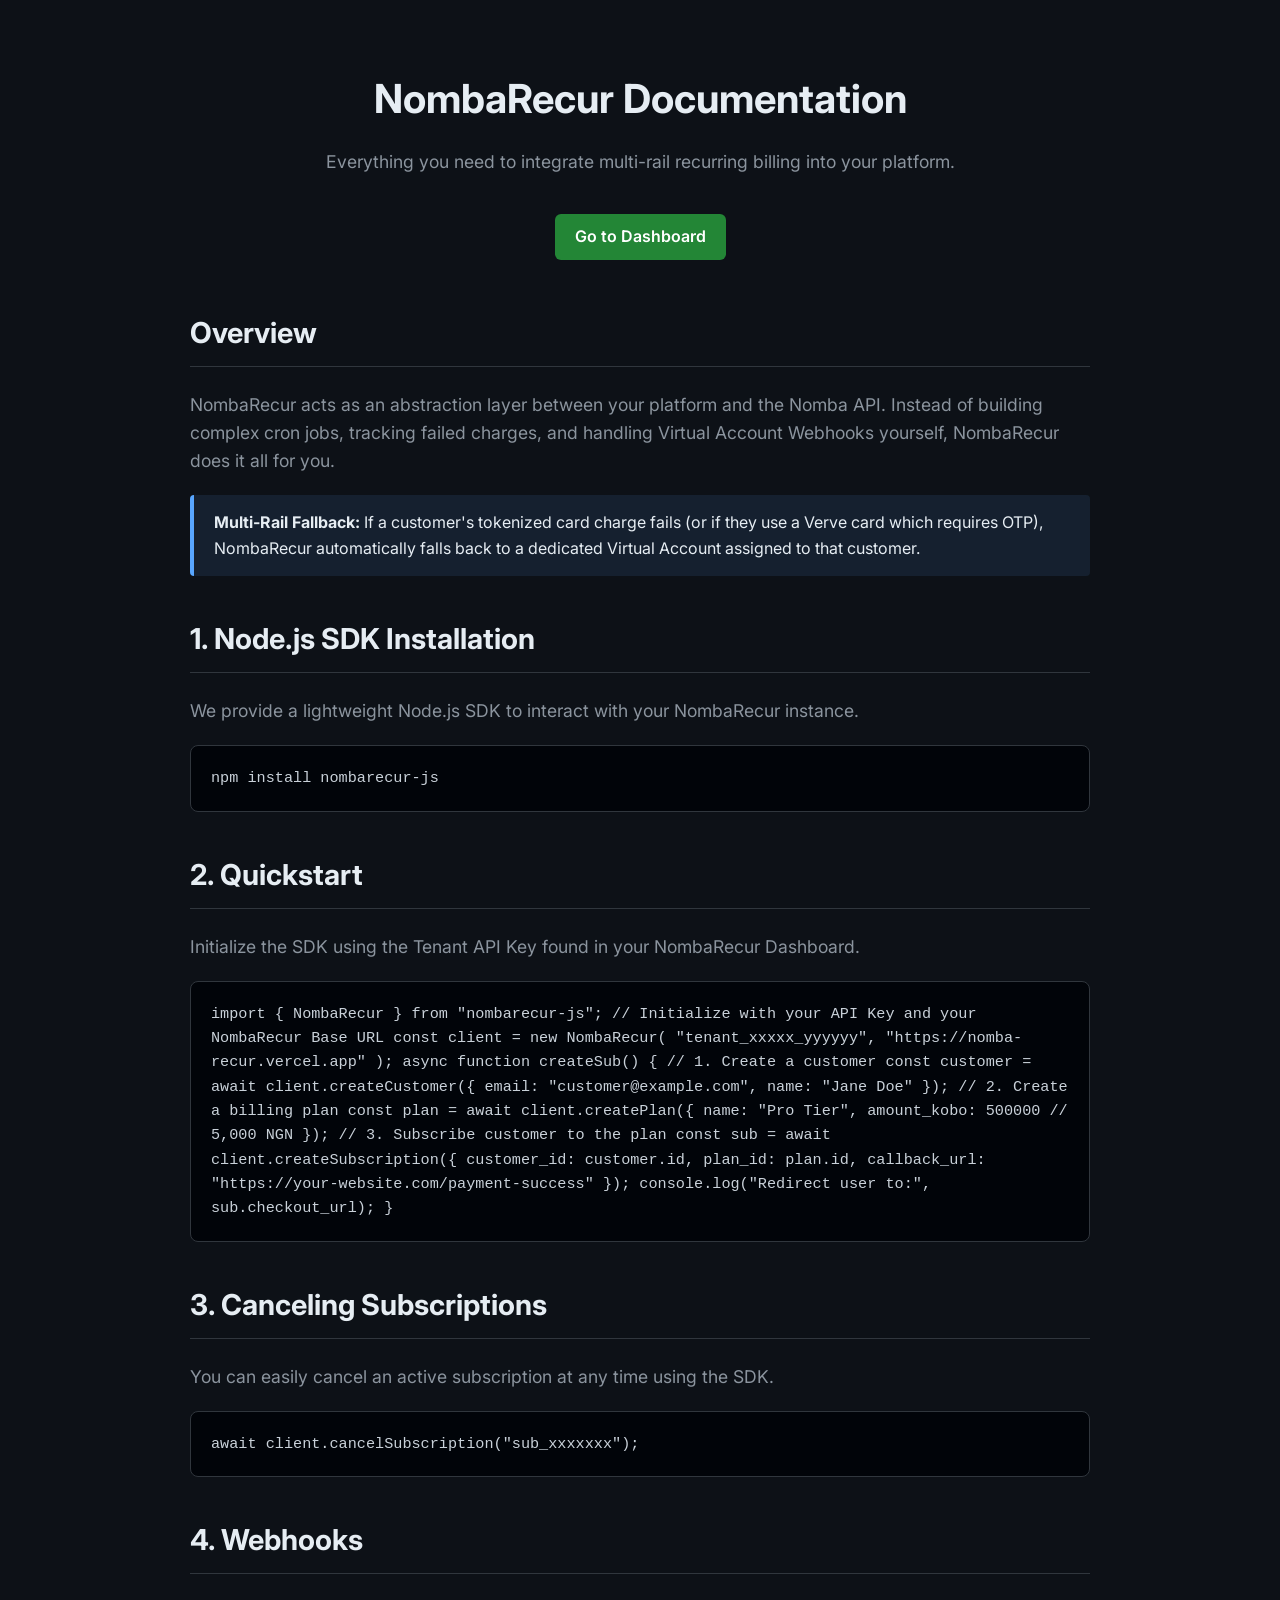
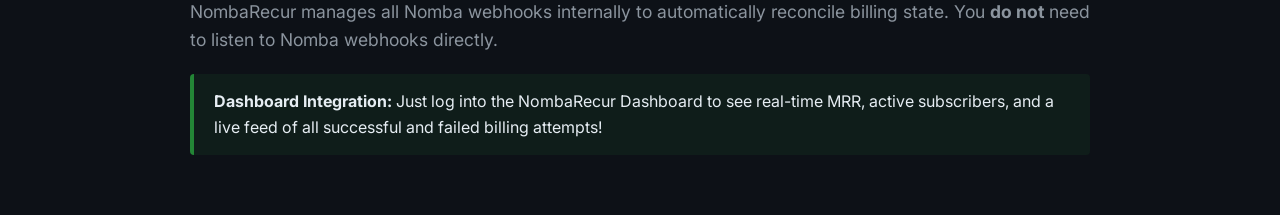
<file: static/docs.html>
<!DOCTYPE html>
<html lang="en">
<head>
    <meta charset="UTF-8">
    <meta name="viewport" content="width=device-width, initial-scale=1.0">
    <title>NombaRecur - Developer Documentation</title>
    <link href="https://fonts.googleapis.com/css2?family=Inter:wght@300;400;500;600;700&display=swap" rel="stylesheet">
    <style>
        :root {
            --bg-color: #0d1117;
            --text-primary: #e6edf3;
            --text-secondary: #8b949e;
            --border-color: #30363d;
            --accent-color: #58a6ff;
            --success-color: #238636;
            --card-bg: #161b22;
        }

        body {
            font-family: 'Inter', sans-serif;
            background-color: var(--bg-color);
            color: var(--text-primary);
            line-height: 1.6;
            margin: 0;
            padding: 0;
        }

        .container {
            max-width: 900px;
            margin: 0 auto;
            padding: 40px 20px;
        }

        header {
            text-align: center;
            margin-bottom: 50px;
        }

        h1 {
            font-size: 2.5rem;
            margin-bottom: 10px;
        }

        h2 {
            font-size: 1.8rem;
            border-bottom: 1px solid var(--border-color);
            padding-bottom: 10px;
            margin-top: 40px;
        }

        h3 {
            font-size: 1.3rem;
            color: var(--accent-color);
            margin-top: 30px;
        }

        p {
            color: var(--text-secondary);
            font-size: 1.1rem;
        }

        .code-block {
            background-color: #010409;
            border: 1px solid var(--border-color);
            border-radius: 8px;
            padding: 20px;
            overflow-x: auto;
            font-family: monospace;
            font-size: 0.95rem;
            color: #c9d1d9;
            margin: 20px 0;
        }

        .alert {
            background-color: rgba(88, 166, 255, 0.1);
            border-left: 4px solid var(--accent-color);
            padding: 15px 20px;
            border-radius: 4px;
            margin: 20px 0;
            color: var(--text-primary);
        }

        .alert-success {
            background-color: rgba(35, 134, 54, 0.1);
            border-left: 4px solid var(--success-color);
        }

        a {
            color: var(--accent-color);
            text-decoration: none;
        }

        a:hover {
            text-decoration: underline;
        }

        ul {
            color: var(--text-secondary);
        }

        li {
            margin-bottom: 8px;
        }

        .btn {
            display: inline-block;
            background-color: var(--success-color);
            color: white;
            padding: 10px 20px;
            border-radius: 6px;
            font-weight: 600;
            margin-top: 20px;
            transition: opacity 0.2s;
        }

        .btn:hover {
            opacity: 0.9;
            text-decoration: none;
        }
    </style>
</head>
<body>
    <div class="container">
        <header>
            <h1>NombaRecur Documentation</h1>
            <p>Everything you need to integrate multi-rail recurring billing into your platform.</p>
            <a href="/v1/portal/login" class="btn">Go to Dashboard</a>
        </header>

        <section>
            <h2>Overview</h2>
            <p>NombaRecur acts as an abstraction layer between your platform and the Nomba API. Instead of building complex cron jobs, tracking failed charges, and handling Virtual Account Webhooks yourself, NombaRecur does it all for you.</p>
            
            <div class="alert">
                <strong>Multi-Rail Fallback:</strong> If a customer's tokenized card charge fails (or if they use a Verve card which requires OTP), NombaRecur automatically falls back to a dedicated Virtual Account assigned to that customer.
            </div>
        </section>

        <section>
            <h2>1. Node.js SDK Installation</h2>
            <p>We provide a lightweight Node.js SDK to interact with your NombaRecur instance.</p>
            <div class="code-block">
npm install nombarecur-js
            </div>
        </section>

        <section>
            <h2>2. Quickstart</h2>
            <p>Initialize the SDK using the Tenant API Key found in your NombaRecur Dashboard.</p>
            
            <div class="code-block">
import { NombaRecur } from "nombarecur-js";

// Initialize with your API Key and your NombaRecur Base URL
const client = new NombaRecur(
    "tenant_xxxxx_yyyyyy", 
    "https://nomba-recur.vercel.app"
);

async function createSub() {
    // 1. Create a customer
    const customer = await client.createCustomer({
        email: "customer@example.com",
        name: "Jane Doe"
    });
    
    // 2. Create a billing plan
    const plan = await client.createPlan({
        name: "Pro Tier",
        amount_kobo: 500000 // 5,000 NGN
    });
    
    // 3. Subscribe customer to the plan
    const sub = await client.createSubscription({
        customer_id: customer.id,
        plan_id: plan.id,
        callback_url: "https://your-website.com/payment-success"
    });
    
    console.log("Redirect user to:", sub.checkout_url);
}
            </div>
        </section>

        <section>
            <h2>3. Canceling Subscriptions</h2>
            <p>You can easily cancel an active subscription at any time using the SDK.</p>
            <div class="code-block">
await client.cancelSubscription("sub_xxxxxxx");
            </div>
        </section>

        <section>
            <h2>4. Webhooks</h2>
            <p>NombaRecur manages all Nomba webhooks internally to automatically reconcile billing state. You <strong>do not</strong> need to listen to Nomba webhooks directly.</p>
            <div class="alert alert-success">
                <strong>Dashboard Integration:</strong> Just log into the NombaRecur Dashboard to see real-time MRR, active subscribers, and a live feed of all successful and failed billing attempts!
            </div>
        </section>
    </div>
</body>
</html>
</file>
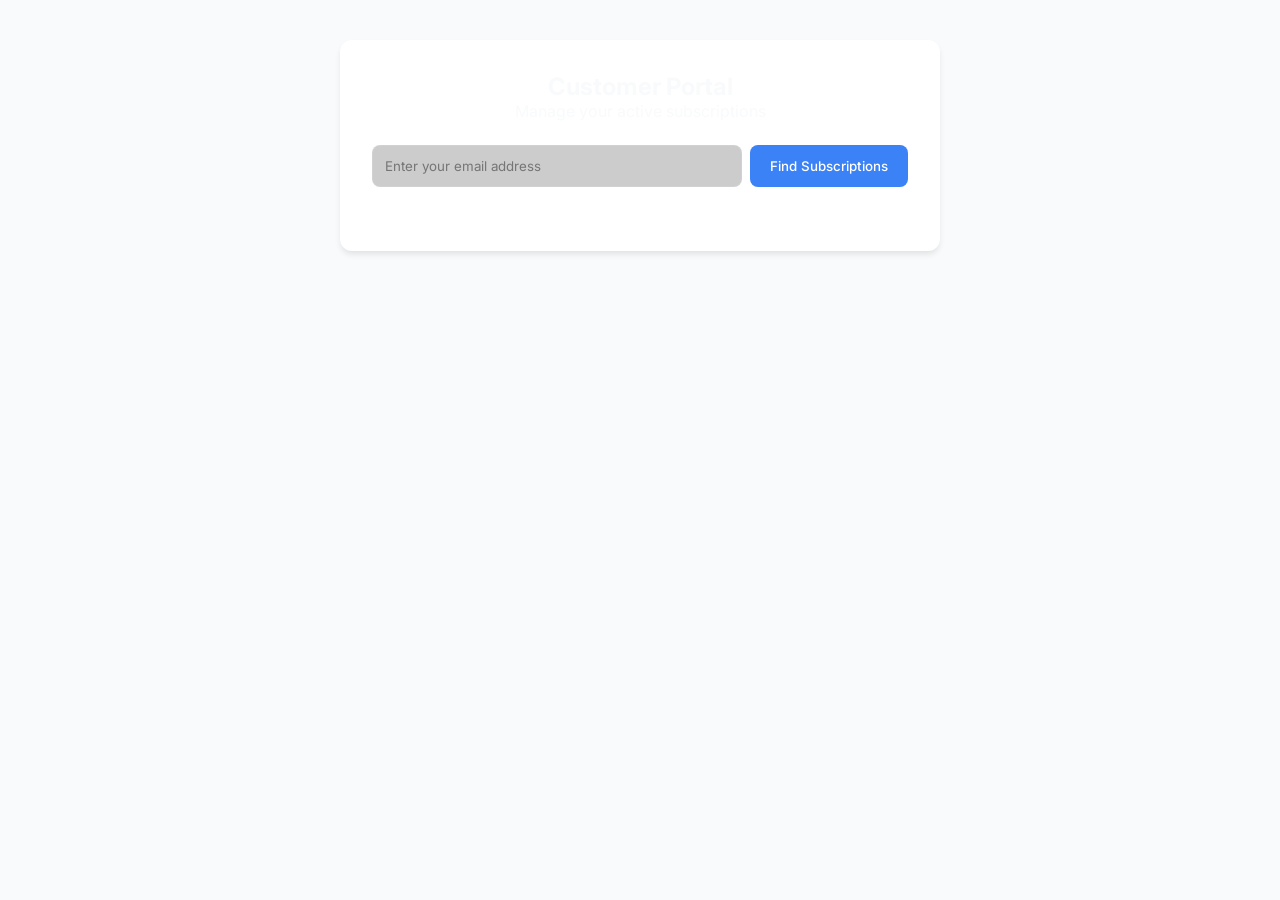
<file: static/portal.html>
<!DOCTYPE html>
<html lang="en">
<head>
    <meta charset="UTF-8">
    <meta name="viewport" content="width=device-width, initial-scale=1.0">
    <title>Customer Portal - NombaRecur</title>
    <link rel="stylesheet" href="/static/styles.css">
    <link href="https://fonts.googleapis.com/css2?family=Inter:wght@300;400;500;600;700&display=swap" rel="stylesheet">
    <style>
        body { background: #f8fafc; display: flex; justify-content: center; align-items: flex-start; min-height: 100vh; padding-top: 40px; }
        .portal-container { width: 100%; max-width: 600px; background: white; border-radius: 12px; box-shadow: 0 4px 6px -1px rgba(0, 0, 0, 0.1); padding: 32px; }
        .text-center { text-align: center; }
        .mt-4 { margin-top: 24px; }
        .sub-card { border: 1px solid var(--border-color); border-radius: 8px; padding: 16px; margin-bottom: 12px; }
        .sub-card.canceled { opacity: 0.6; }
    </style>
</head>
<body>
    <div class="portal-container">
        <div class="text-center" style="margin-bottom: 24px;">
            <h2>Customer Portal</h2>
            <p class="text-muted">Manage your active subscriptions</p>
        </div>

        <form id="loginForm" style="display: flex; gap: 8px; margin-bottom: 32px;">
            <input type="email" id="emailInput" placeholder="Enter your email address" required style="flex: 1;">
            <button type="submit" class="btn primary">Find Subscriptions</button>
        </form>

        <div id="loading" class="text-center text-muted hidden">Loading...</div>
        
        <div id="subsContainer"></div>
    </div>

    <script>
        const loginForm = document.getElementById('loginForm');
        const emailInput = document.getElementById('emailInput');
        const subsContainer = document.getElementById('subsContainer');
        const loading = document.getElementById('loading');
        let currentEmail = '';

        loginForm.addEventListener('submit', async (e) => {
            e.preventDefault();
            currentEmail = emailInput.value.trim();
            if(!currentEmail) return;
            
            subsContainer.innerHTML = '';
            loading.classList.remove('hidden');
            
            try {
                const res = await fetch(`/v1/portal/subscriptions?email=${encodeURIComponent(currentEmail)}`);
                const data = await res.json();
                loading.classList.add('hidden');
                
                if (data.length === 0) {
                    subsContainer.innerHTML = '<p class="text-center text-muted">No subscriptions found for this email.</p>';
                    return;
                }
                
                renderSubs(data);
            } catch (err) {
                loading.classList.add('hidden');
                subsContainer.innerHTML = '<p class="text-center" style="color:#ef4444;">Failed to load subscriptions.</p>';
            }
        });

        function renderSubs(subs) {
            subsContainer.innerHTML = subs.map(s => {
                const isCanceled = s.status === 'canceled';
                const btn = isCanceled 
                    ? `<span class="badge">Canceled</span>`
                    : `<button class="btn btn-danger" onclick="cancelSub('${s.id}')">Cancel Subscription</button>`;
                
                return `
                <div class="sub-card ${isCanceled ? 'canceled' : ''}">
                    <div style="display:flex; justify-content:space-between; align-items:flex-start; margin-bottom:12px;">
                        <div>
                            <h3 style="margin-bottom:4px;">${s.plan_name}</h3>
                            <div class="text-muted" style="font-size:14px;">Billed by: <strong>${s.tenant_name}</strong></div>
                        </div>
                        <div style="font-size:18px; font-weight:600;">₦${(s.amount_kobo/100).toLocaleString()}</div>
                    </div>
                    <div style="display:flex; justify-content:space-between; align-items:center;">
                        <div style="font-size:12px; color:#64748b;">
                            ${isCanceled ? 'Subscription has been canceled.' : `Next billing: ${new Date(s.next_billing_at).toLocaleDateString()}`}
                        </div>
                        ${btn}
                    </div>
                </div>
                `;
            }).join('');
        }

        window.cancelSub = async function(id) {
            if(!confirm("Are you sure you want to cancel this subscription?")) return;
            
            try {
                const res = await fetch(`/v1/portal/subscriptions/${id}/cancel?email=${encodeURIComponent(currentEmail)}`, {
                    method: 'POST'
                });
                if(res.ok) {
                    alert("Subscription canceled successfully.");
                    // Reload
                    loginForm.dispatchEvent(new Event('submit'));
                } else {
                    alert("Failed to cancel subscription.");
                }
            } catch (e) {
                alert("Network error.");
            }
        }
    </script>
</body>
</html>
</file>
<file: static/styles.css>
:root {
    --bg-dark: #0f172a;
    --bg-card: rgba(30, 41, 59, 0.7);
    --border: rgba(255, 255, 255, 0.1);
    --primary: #3b82f6;
    --primary-hover: #2563eb;
    --text-main: #f8fafc;
    --text-muted: #94a3b8;
    --yellow: #f59e0b;
    --green: #10b981;
}

* {
    box-sizing: border-box;
    margin: 0;
    padding: 0;
}

body {
    font-family: 'Inter', sans-serif;
    background-color: var(--bg-dark);
    color: var(--text-main);
    display: flex;
    min-height: 100vh;
}

/* Glassmorphism Classes */
.card, .sidebar, .modal-content {
    background: var(--bg-card);
    backdrop-filter: blur(12px);
    -webkit-backdrop-filter: blur(12px);
    border: 1px solid var(--border);
    border-radius: 12px;
}

/* Layout */
#app {
    display: flex;
    width: 100%;
}

.sidebar {
    width: 260px;
    padding: 24px;
    display: flex;
    flex-direction: column;
    border-radius: 0;
    border-top: none;
    border-bottom: none;
    border-left: none;
}

.brand {
    display: flex;
    align-items: center;
    gap: 12px;
    margin-bottom: 40px;
}

.logo {
    width: 32px;
    height: 32px;
    background: linear-gradient(135deg, var(--primary), #8b5cf6);
    border-radius: 8px;
}

.sidebar nav {
    display: flex;
    flex-direction: column;
    gap: 8px;
    flex: 1;
}

.sidebar nav a {
    color: var(--text-muted);
    text-decoration: none;
    padding: 12px 16px;
    border-radius: 8px;
    transition: all 0.2s;
}

.sidebar nav a:hover, .sidebar nav a.active {
    background: rgba(255, 255, 255, 0.05);
    color: var(--text-main);
}

.tenant-status {
    padding: 12px;
    border-radius: 8px;
    background: rgba(0,0,0,0.2);
    font-size: 14px;
    display: flex;
    align-items: center;
    gap: 8px;
}

.status-indicator {
    width: 8px;
    height: 8px;
    border-radius: 50%;
}
.status-indicator.yellow { background: var(--yellow); }
.status-indicator.green { background: var(--green); box-shadow: 0 0 8px var(--green); }

.content {
    flex: 1;
    padding: 32px;
    overflow-y: auto;
}

.topbar {
    display: flex;
    justify-content: space-between;
    align-items: center;
    margin-bottom: 32px;
}

/* UI Elements */
.btn {
    padding: 10px 20px;
    border-radius: 8px;
    border: none;
    cursor: pointer;
    font-weight: 500;
    font-family: inherit;
    transition: all 0.2s;
    text-decoration: none;
    display: inline-block;
}

.btn.primary {
    background: var(--primary);
    color: white;
}

.btn.primary:hover {
    background: var(--primary-hover);
}

.full-width { width: 100%; }

.stats-grid {
    display: grid;
    grid-template-columns: repeat(auto-fit, minmax(240px, 1fr));
    gap: 24px;
    margin-bottom: 24px;
}

.stat-card {
    background: var(--bg-card);
    border: 1px solid var(--border);
    border-radius: 12px;
    padding: 24px;
}

.stat-card h3 {
    font-size: 14px;
    color: var(--text-muted);
    font-weight: 500;
    margin-bottom: 8px;
}

.stat-card .value {
    font-size: 32px;
    font-weight: 700;
}

.card {
    padding: 24px;
    margin-bottom: 24px;
}

.mt-2 { margin-top: 24px; }
.hidden { display: none !important; }

/* Forms */
.form-group {
    margin-bottom: 16px;
}

.form-group label {
    display: block;
    margin-bottom: 8px;
    font-size: 14px;
    color: var(--text-muted);
}

input, select {
    width: 100%;
    padding: 12px;
    background: rgba(0, 0, 0, 0.2);
    border: 1px solid var(--border);
    border-radius: 8px;
    color: white;
    font-family: inherit;
}
input:focus, select:focus {
    outline: none;
    border-color: var(--primary);
}

/* Tables & Lists */
.table-responsive {
    overflow-x: auto;
}
table {
    width: 100%;
    border-collapse: collapse;
}
th, td {
    text-align: left;
    padding: 12px;
    border-bottom: 1px solid var(--border);
}
th {
    color: var(--text-muted);
    font-weight: 500;
    font-size: 14px;
}
.text-center { text-align: center; }

.flex-list {
    display: flex;
    flex-direction: column;
    gap: 12px;
}
.list-item {
    padding: 16px;
    background: rgba(0,0,0,0.2);
    border-radius: 8px;
    border: 1px solid var(--border);
}

/* Views */
.view {
    display: none;
}
.view.active {
    display: block;
    animation: fadeIn 0.3s ease;
}

@keyframes fadeIn {
    from { opacity: 0; transform: translateY(10px); }
    to { opacity: 1; transform: translateY(0); }
}

/* Modals */
.modal {
    position: fixed;
    top: 0; left: 0; right: 0; bottom: 0;
    background: rgba(0,0,0,0.6);
    backdrop-filter: blur(4px);
    display: none;
    justify-content: center;
    align-items: center;
    z-index: 100;
}
.modal.active {
    display: flex;
}
.modal-content {
    width: 100%;
    max-width: 400px;
    padding: 32px;
}
.modal h2 { margin-bottom: 8px; }
.modal p { margin-bottom: 24px; font-size: 14px; }

/* Spinner */
.loading-overlay {
    position: fixed;
    top: 0; left: 0; right: 0; bottom: 0;
    background: rgba(15, 23, 42, 0.8);
    backdrop-filter: blur(4px);
    display: flex;
    justify-content: center;
    align-items: center;
    z-index: 9999;
    opacity: 0;
    pointer-events: none;
    transition: opacity 0.3s;
}

.loading-overlay.active {
    opacity: 1;
    pointer-events: all;
}

.spinner {
    width: 50px;
    height: 50px;
    border: 4px solid var(--border);
    border-top-color: var(--primary);
    border-radius: 50%;
    animation: spin 1s linear infinite;
}

@keyframes spin {
    to { transform: rotate(360deg); }
}

.btn-danger {
    background: #ef4444;
    color: white;
    padding: 6px 12px;
    font-size: 12px;
}
.btn-danger:hover {
    background: #dc2626;
}

.flex-between {
    display: flex;
    justify-content: space-between;
    align-items: center;
}

/* ------------------------------------------------------------------ */
/* Onboarding Tour                                                      */
/* ------------------------------------------------------------------ */

/* Semi-transparent full-screen dimmer; pointer-events off so the     */
/* highlighted element remains interactive during the tour.            */
.tour-overlay {
    position: fixed;
    inset: 0;
    background: rgba(0, 0, 0, 0.72);
    z-index: 490;
    pointer-events: none;
    transition: opacity 0.25s;
}

/* Anything the tour wants to spotlight sits above the dimmer.         */
/* JS temporarily sets position:relative + this class on the element   */
/* and, when needed, on its closest positioned ancestor (e.g. sidebar).*/
.tour-highlighted {
    position: relative !important;
    z-index: 510 !important;
    border-radius: 8px;
    box-shadow: 0 0 0 3px #3b82f6, 0 0 0 7px rgba(59, 130, 246, 0.25),
                0 0 28px rgba(59, 130, 246, 0.18) !important;
    transition: box-shadow 0.25s;
}

/* Floating tooltip card */
.tour-card {
    position: fixed;
    z-index: 520;
    width: 300px;
    background: #1e293b;
    border: 1px solid rgba(59, 130, 246, 0.45);
    border-radius: 12px;
    padding: 22px 24px 18px;
    box-shadow: 0 24px 48px rgba(0, 0, 0, 0.55);
    transition: top 0.22s ease, left 0.22s ease, transform 0.22s ease;
}

.tour-badge {
    font-size: 11px;
    font-weight: 600;
    letter-spacing: 1px;
    text-transform: uppercase;
    color: #3b82f6;
    margin-bottom: 6px;
}

.tour-card h3 {
    font-size: 15px;
    font-weight: 600;
    color: #f8fafc;
    margin-bottom: 8px;
}

.tour-card p {
    font-size: 13px;
    color: #94a3b8;
    line-height: 1.65;
    margin-bottom: 18px;
}

/* Progress dots */
.tour-dots {
    display: flex;
    gap: 5px;
    margin-bottom: 16px;
}

.tour-dot {
    height: 5px;
    border-radius: 3px;
    background: rgba(255, 255, 255, 0.15);
    transition: width 0.2s, background 0.2s;
    width: 5px;
}
.tour-dot.active {
    width: 16px;
    background: #3b82f6;
}

/* Controls row */
.tour-controls {
    display: flex;
    align-items: center;
    gap: 8px;
}

.tour-btn {
    padding: 7px 14px;
    border-radius: 7px;
    border: none;
    cursor: pointer;
    font-size: 13px;
    font-weight: 500;
    font-family: inherit;
    transition: background 0.15s, color 0.15s;
}
.tour-btn.prev {
    background: rgba(255, 255, 255, 0.07);
    color: #cbd5e1;
}
.tour-btn.prev:hover { background: rgba(255,255,255,0.12); }

.tour-btn.next {
    background: #3b82f6;
    color: #fff;
}
.tour-btn.next:hover { background: #2563eb; }

.tour-skip {
    margin-left: auto;
    background: none;
    border: none;
    color: #475569;
    font-size: 12px;
    cursor: pointer;
    font-family: inherit;
    padding: 4px 6px;
    border-radius: 4px;
    transition: color 0.15s;
}
.tour-skip:hover { color: #94a3b8; }

/* ------------------------------------------------------------------ */
/* Mobile Responsiveness                                              */
/* ------------------------------------------------------------------ */
@media (max-width: 768px) {
    #app {
        flex-direction: column;
    }
    
    .sidebar {
        position: fixed;
        left: -280px;
        top: 0;
        height: 100vh;
        z-index: 1000;
        transition: left 0.3s ease;
        box-shadow: 2px 0 10px rgba(0,0,0,0.5);
    }
    
    .sidebar.open {
        left: 0;
    }
    
    .sidebar-overlay {
        display: none;
        position: fixed;
        top: 0; left: 0; right: 0; bottom: 0;
        background: rgba(0,0,0,0.5);
        z-index: 999;
    }
    .sidebar-overlay.open {
        display: block;
    }
    
    #menuBtn {
        display: block !important;
    }
    
    .brand {
        margin-bottom: 32px;
    }
    
    .sidebar nav {
        flex-direction: column;
        margin-top: 0;
    }
    
    .tenant-status {
        width: 100%;
        margin-top: auto;
        justify-content: flex-start;
    }
    
    .content {
        padding: 16px;
    }
    
    .charts-grid {
        grid-template-columns: 1fr !important;
    }
    
    .flex-between {
        flex-direction: column;
        align-items: flex-start;
        gap: 12px;
    }
    
    .modal-content {
        padding: 24px;
        margin: 16px;
        max-height: 90vh;
        overflow-y: auto;
    }
    
    .topbar {
        flex-direction: column;
        align-items: flex-start;
        gap: 16px;
    }
    
    .form-group[style*="display:grid"] {
        grid-template-columns: 1fr !important;
    }
}
</file>
